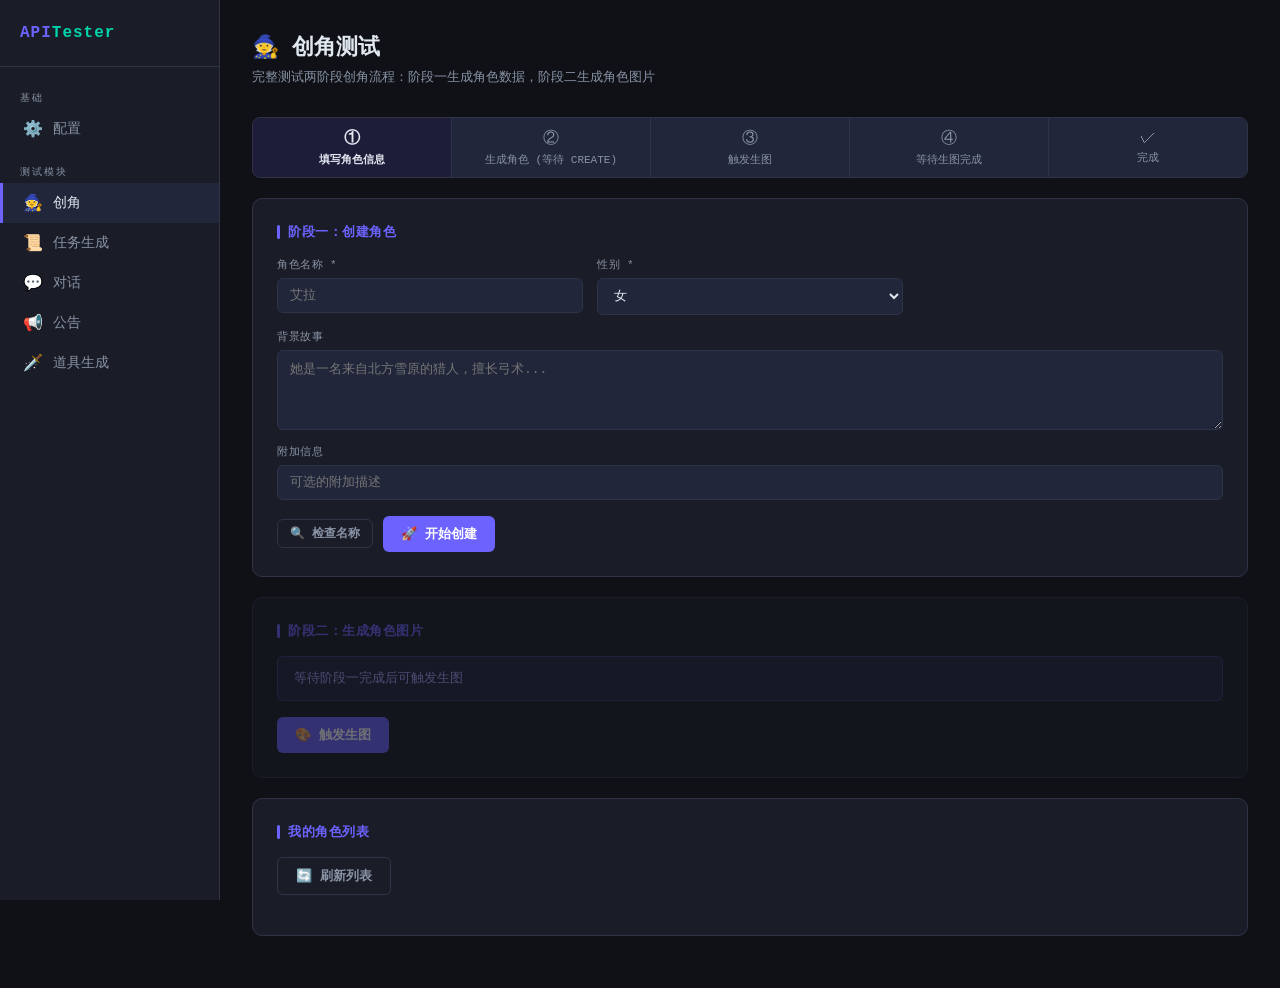
<file: templates/character.html>
<!DOCTYPE html>
<html lang="zh-CN">
<head>
  <meta charset="UTF-8">
  <meta name="viewport" content="width=device-width, initial-scale=1.0">
  <title>创角测试 — Backend API Tester</title>
  <link rel="stylesheet" href="/static/style.css">
</head>
<body>
  <nav>
    <div class="nav-logo">API<span>Tester</span></div>
    <div class="nav-section">基础</div>
    <a href="/"><span class="icon">⚙️</span><span>配置</span></a>
    <div class="nav-section">测试模块</div>
    <a href="/character" class="active"><span class="icon">🧙</span><span>创角</span></a>
    <a href="/quest"><span class="icon">📜</span><span>任务生成</span></a>
    <a href="/dialogue"><span class="icon">💬</span><span>对话</span></a>
    <a href="/announcement"><span class="icon">📢</span><span>公告</span></a>
    <a href="/item"><span class="icon">🗡️</span><span>道具生成</span></a>
  </nav>
  <main>
    <div class="page-title">🧙 创角测试</div>
    <div class="page-subtitle">完整测试两阶段创角流程：阶段一生成角色数据，阶段二生成角色图片</div>

    <!-- 流程步骤 -->
    <div class="steps" id="steps">
      <div class="step active" id="step1"><span class="step-num">①</span>填写角色信息</div>
      <div class="step" id="step2"><span class="step-num">②</span>生成角色 (等待 CREATE)</div>
      <div class="step" id="step3"><span class="step-num">③</span>触发生图</div>
      <div class="step" id="step4"><span class="step-num">④</span>等待生图完成</div>
      <div class="step" id="step5"><span class="step-num">✓</span>完成</div>
    </div>

    <!-- 阶段一：创建 -->
    <div class="card" id="card-create">
      <div class="card-title">阶段一：创建角色</div>
      <div class="form-grid">
        <div class="form-group">
          <label>角色名称 *</label>
          <input type="text" id="char-name" placeholder="艾拉">
        </div>
        <div class="form-group">
          <label>性别 *</label>
          <select id="char-gender">
            <option value="female">女</option>
            <option value="male">男</option>
          </select>
        </div>
        <div class="form-group full">
          <label>背景故事</label>
          <textarea id="char-bg" placeholder="她是一名来自北方雪原的猎人，擅长弓术..."></textarea>
        </div>
        <div class="form-group full">
          <label>附加信息</label>
          <input type="text" id="char-info" placeholder="可选的附加描述">
        </div>
      </div>
      <div class="btn-row">
        <button class="btn btn-ghost btn-sm" onclick="checkName()">🔍 检查名称</button>
        <button class="btn btn-primary" id="btn-create" onclick="createCharacter()">🚀 开始创建</button>
        <span id="create-spinner" style="display:none"><span class="spinner"></span> 处理中...</span>
      </div>
      <div id="create-result"></div>
    </div>

    <!-- 阶段二：生图 -->
    <div class="card" id="card-gen" style="opacity:.4;pointer-events:none">
      <div class="card-title">阶段二：生成角色图片</div>
      <div class="alert alert-info" id="gen-guide">等待阶段一完成后可触发生图</div>
      <div id="char-preview"></div>
      <div class="btn-row">
        <button class="btn btn-primary" id="btn-gen" onclick="generateImage()">🎨 触发生图</button>
        <span id="gen-spinner" style="display:none"><span class="spinner"></span> 生图中（约2分钟）...</span>
      </div>
      <div id="gen-result"></div>
    </div>

    <!-- 角色列表 -->
    <div class="card">
      <div class="card-title">我的角色列表</div>
      <div class="btn-row">
        <button class="btn btn-ghost" onclick="loadCharList()">🔄 刷新列表</button>
      </div>
      <div id="char-list" class="mt-16"></div>
    </div>
  </main>

  <script>
    let currentCharId = null;

    function setStep(n) {
      for (let i = 1; i <= 5; i++) {
        const el = document.getElementById('step' + i);
        el.className = 'step' + (i < n ? ' done' : i === n ? ' active' : '');
      }
    }

    function showResult(id, ok, data) {
      const el = document.getElementById(id);
      if (ok) {
        el.innerHTML = `<div class="alert alert-success mt-8">✅ 成功</div><div class="response-box"><pre class="json-view">${JSON.stringify(data, null, 2)}</pre></div>`;
      } else {
        el.innerHTML = `<div class="alert alert-error mt-8">❌ 失败</div><div class="response-box"><pre class="json-view">${JSON.stringify(data, null, 2)}</pre></div>`;
      }
    }

    async function checkName() {
      const name = document.getElementById('char-name').value;
      if (!name) return alert('请先输入角色名称');
      const fd = new FormData(); fd.append('name', name);
      const res = await fetch('/api/character/check-name', { method: 'POST', body: fd });
      const data = await res.json();
      showResult('create-result', res.ok && data.check_result, data);
    }

    async function createCharacter() {
      const name = document.getElementById('char-name').value;
      if (!name) return alert('角色名称不能为空');
      document.getElementById('btn-create').disabled = true;
      document.getElementById('create-spinner').style.display = 'inline';
      setStep(2);

      const fd = new FormData();
      fd.append('name', name);
      fd.append('gender', document.getElementById('char-gender').value);
      const bg = document.getElementById('char-bg').value;
      if (bg) fd.append('backgroundstory', bg);
      const info = document.getElementById('char-info').value;
      if (info) fd.append('information', info);

      const res = await fetch('/api/character/create', { method: 'POST', body: fd });
      const data = await res.json();
      document.getElementById('create-spinner').style.display = 'none';

      if (!res.ok || !data.character_id) {
        showResult('create-result', false, data);
        document.getElementById('btn-create').disabled = false;
        setStep(1);
        return;
      }
      currentCharId = data.character_id;
      showResult('create-result', true, data);

      // Poll for CREATE stage
      showResult('create-result', true, { ...data, _status: '轮询中，等待 stage=CREATE...' });
      setStep(2);
      await pollCharacter('CREATE');
    }

    async function pollCharacter(expectStage) {
      if (!currentCharId) return;
      const res = await fetch(`/api/character/poll?character_id=${currentCharId}&expect_stage=${expectStage}`);
      const data = await res.json();

      if (!res.ok) {
        showResult('create-result', false, data);
        document.getElementById('btn-create').disabled = false;
        return;
      }

      if (expectStage === 'CREATE') {
        showResult('create-result', true, data);
        setStep(3);
        // Enable stage 2
        document.getElementById('card-gen').style.opacity = '1';
        document.getElementById('card-gen').style.pointerEvents = 'auto';
        document.getElementById('gen-guide').innerHTML = `✅ 角色 <code>${currentCharId}</code> 已创建完成，点击下方按钮触发生图`;
        renderCharPreview(data, false);
      } else if (expectStage === 'GEN') {
        showResult('gen-result', true, data);
        setStep(5);
        renderCharPreview(data, true);
        document.getElementById('gen-spinner').style.display = 'none';
      }
    }

    function renderCharPreview(data, showImg) {
      const el = document.getElementById('char-preview');
      const imgUrl = data.image_url || data.icon_url || (data.assets && data.assets[0]) || '';
      el.innerHTML = `
        <div class="char-card">
          ${imgUrl && showImg ? `<img src="${imgUrl}" alt="角色图片" onerror="this.style.display='none'">` : '<div style="width:80px;height:80px;background:var(--surface2);border-radius:8px;display:flex;align-items:center;justify-content:center;font-size:32px">🧙</div>'}
          <div class="char-info">
            <div class="char-name">${data.name || data.character_name || '未知'}</div>
            <div class="char-stage mt-8"><span class="badge ${data.stage === 'GEN' ? 'badge-green' : 'badge-orange'}">Stage: ${data.stage || '?'}</span></div>
            <div class="char-attrs mt-8">
              ${data.gender ? `<span class="char-attr">性别: ${data.gender}</span>` : ''}
              ${data.character_id ? `<span class="char-attr">ID: ${data.character_id}</span>` : ''}
            </div>
          </div>
        </div>`;
    }

    async function generateImage() {
      if (!currentCharId) return alert('请先完成阶段一');
      document.getElementById('btn-gen').disabled = true;
      document.getElementById('gen-spinner').style.display = 'inline';
      setStep(4);

      const fd = new FormData();
      fd.append('character_id', currentCharId);
      const res = await fetch('/api/character/generate', { method: 'POST', body: fd });
      const data = await res.json();

      if (!res.ok) {
        showResult('gen-result', false, data);
        document.getElementById('btn-gen').disabled = false;
        document.getElementById('gen-spinner').style.display = 'none';
        return;
      }
      showResult('gen-result', true, { ...data, _status: '轮询中，等待 stage=GEN...' });
      await pollCharacter('GEN');
    }

    async function loadCharList() {
      const res = await fetch('/api/character/list');
      const data = await res.json();
      const el = document.getElementById('char-list');
      if (!res.ok) {
        el.innerHTML = `<div class="alert alert-error">${data.error || JSON.stringify(data)}</div>`;
        return;
      }
      const chars = Array.isArray(data) ? data : (data.data || data.characters || []);
      if (!chars.length) {
        el.innerHTML = `<div class="text-muted text-sm">暂无角色</div>`;
        return;
      }
      el.innerHTML = chars.map(c => `
        <div class="char-card" style="cursor:pointer" onclick="selectChar('${c.character_id || c.id}')">
          ${c.image_url ? `<img src="${c.image_url}" alt="" onerror="this.style.display='none'">` : '<div style="width:80px;height:80px;background:var(--surface2);border-radius:8px;display:flex;align-items:center;justify-content:center;font-size:28px">🧙</div>'}
          <div class="char-info">
            <div class="char-name">${c.name || c.character_name || '未命名'}</div>
            <div class="char-stage mt-8"><span class="badge ${c.stage === 'GEN' ? 'badge-green' : 'badge-orange'}">Stage: ${c.stage || '?'}</span></div>
            <div class="text-sm text-muted mt-8">${c.character_id || c.id || ''}</div>
          </div>
        </div>`).join('');
    }

    function selectChar(id) {
      currentCharId = id;
      document.getElementById('card-gen').style.opacity = '1';
      document.getElementById('card-gen').style.pointerEvents = 'auto';
      document.getElementById('gen-guide').innerHTML = `已选择角色 <code>${id}</code>，可直接触发生图或查询`;
    }
  </script>
</body>
</html>
</file>
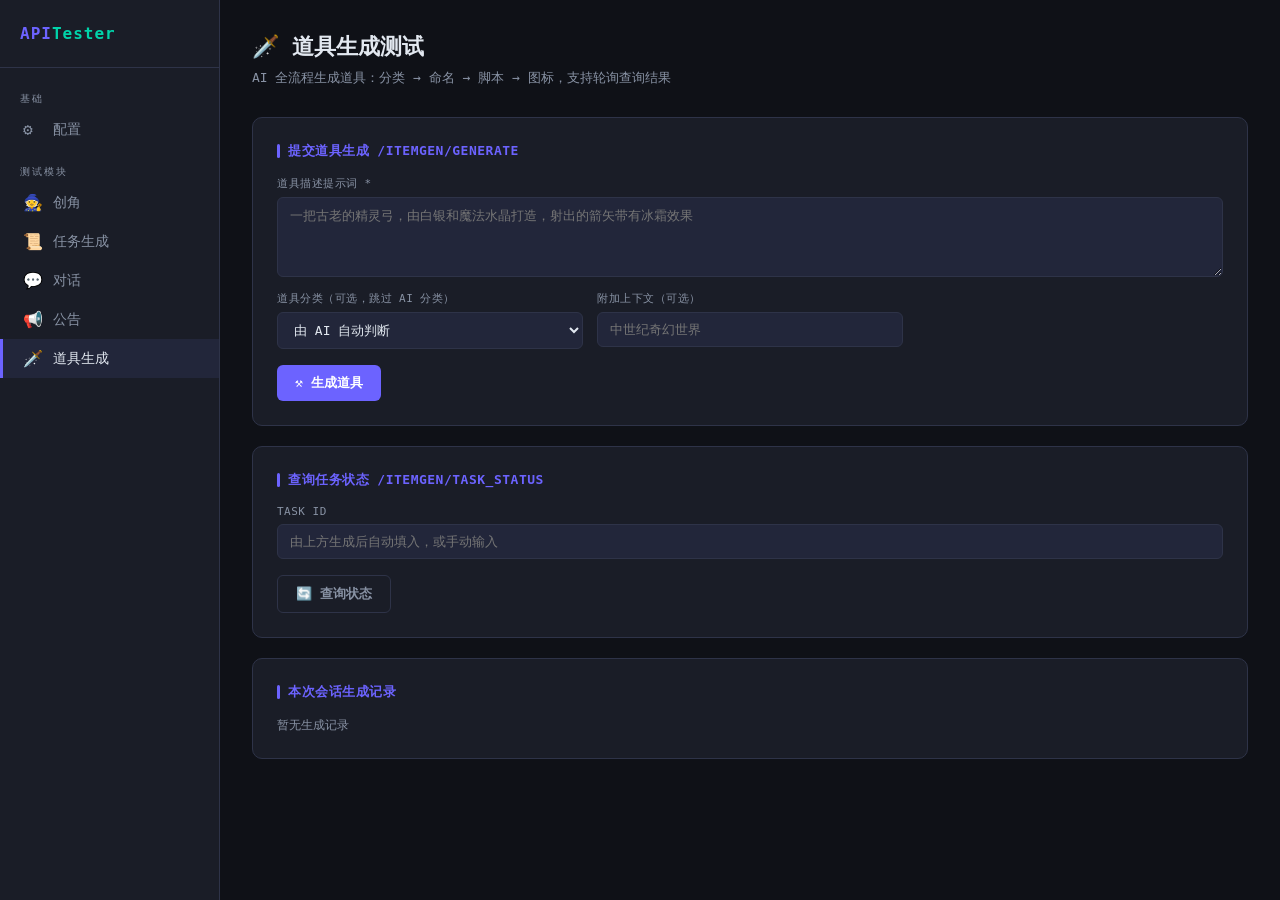
<file: templates/item.html>
<!DOCTYPE html>
<html lang="zh-CN">
<head>
  <meta charset="UTF-8">
  <meta name="viewport" content="width=device-width, initial-scale=1.0">
  <title>道具生成 — Backend API Tester</title>
  <link rel="stylesheet" href="/static/style.css">
</head>
<body>
  <nav>
    <div class="nav-logo">API<span>Tester</span></div>
    <div class="nav-section">基础</div>
    <a href="/"><span class="icon">⚙️</span><span>配置</span></a>
    <div class="nav-section">测试模块</div>
    <a href="/character"><span class="icon">🧙</span><span>创角</span></a>
    <a href="/quest"><span class="icon">📜</span><span>任务生成</span></a>
    <a href="/dialogue"><span class="icon">💬</span><span>对话</span></a>
    <a href="/announcement"><span class="icon">📢</span><span>公告</span></a>
    <a href="/item" class="active"><span class="icon">🗡️</span><span>道具生成</span></a>
  </nav>
  <main>
    <div class="page-title">🗡️ 道具生成测试</div>
    <div class="page-subtitle">AI 全流程生成道具：分类 → 命名 → 脚本 → 图标，支持轮询查询结果</div>

    <div class="card">
      <div class="card-title">提交道具生成 /itemGen/generate</div>
      <div class="form-grid">
        <div class="form-group full">
          <label>道具描述提示词 *</label>
          <textarea id="item-prompt" placeholder="一把古老的精灵弓，由白银和魔法水晶打造，射出的箭矢带有冰霜效果"></textarea>
        </div>
        <div class="form-group">
          <label>道具分类（可选，跳过 AI 分类）</label>
          <select id="item-sort">
            <option value="">由 AI 自动判断</option>
            <option value="武器">武器</option>
            <option value="装备">装备</option>
            <option value="食物">食物</option>
            <option value="材料">材料</option>
            <option value="任务道具">任务道具</option>
            <option value="消耗品">消耗品</option>
          </select>
        </div>
        <div class="form-group">
          <label>附加上下文（可选）</label>
          <input type="text" id="item-context" placeholder="中世纪奇幻世界">
        </div>
      </div>
      <div class="btn-row">
        <button class="btn btn-primary" id="btn-item-gen" onclick="generateItem()">⚒️ 生成道具</button>
        <span id="item-spinner" style="display:none"><span class="spinner"></span> 生成中（约30秒）...</span>
      </div>
      <div id="gen-submit-result"></div>
    </div>

    <!-- 查询任务状态 -->
    <div class="card">
      <div class="card-title">查询任务状态 /itemGen/task_status</div>
      <div class="form-grid">
        <div class="form-group full">
          <label>Task ID</label>
          <input type="text" id="item-task-id" placeholder="由上方生成后自动填入，或手动输入">
        </div>
      </div>
      <div class="btn-row">
        <button class="btn btn-ghost" onclick="pollItemManual()">🔄 查询状态</button>
      </div>
      <div id="item-status-result"></div>
    </div>

    <!-- 生成结果展示 -->
    <div class="card" id="item-result-card" style="display:none">
      <div class="card-title">道具结果</div>
      <div id="item-display"></div>
    </div>

    <!-- 历史记录（本次会话） -->
    <div class="card">
      <div class="card-title">本次会话生成记录</div>
      <div id="item-history" class="item-grid">
        <div class="text-muted text-sm">暂无生成记录</div>
      </div>
    </div>
  </main>

  <script>
    const sessionItems = [];
    let autoPolling = false;

    async function generateItem() {
      const prompt = document.getElementById('item-prompt').value.trim();
      if (!prompt) return alert('道具描述不能为空');

      document.getElementById('btn-item-gen').disabled = true;
      document.getElementById('item-spinner').style.display = 'inline';

      const fd = new FormData();
      fd.append('item_prompt', prompt);
      const sort = document.getElementById('item-sort').value;
      if (sort) fd.append('item_sort', sort);
      const ctx = document.getElementById('item-context').value;
      if (ctx) fd.append('context', ctx);

      const res = await fetch('/api/item/generate', { method: 'POST', body: fd });
      const data = await res.json();

      document.getElementById('btn-item-gen').disabled = false;

      if (!res.ok) {
        document.getElementById('item-spinner').style.display = 'none';
        document.getElementById('gen-submit-result').innerHTML =
          `<div class="alert alert-error mt-8">❌ ${data.error || JSON.stringify(data)}</div>`;
        return;
      }

      const taskId = data.task_id || data.id;
      document.getElementById('item-task-id').value = taskId || '';
      document.getElementById('gen-submit-result').innerHTML =
        `<div class="alert alert-info mt-8">✅ 已提交，Task ID: <code>${taskId}</code></div>`;

      if (taskId) {
        await autoPollItem(taskId);
      }
    }

    async function autoPollItem(taskId) {
      const maxTries = 30;
      for (let i = 0; i < maxTries; i++) {
        await new Promise(r => setTimeout(r, 3000));
        const res = await fetch(`/api/item/status?task_id=${encodeURIComponent(taskId)}`);
        const data = await res.json();
        if (data.status === 'complete' || data.status === 'completed') {
          document.getElementById('item-spinner').style.display = 'none';
          renderItemResult(data);
          return;
        }
        if (data.status === 'failed') {
          document.getElementById('item-spinner').style.display = 'none';
          document.getElementById('gen-submit-result').innerHTML +=
            `<div class="alert alert-error mt-8">❌ 生成失败: ${data.error || ''}</div>`;
          return;
        }
        document.getElementById('gen-submit-result').innerHTML =
          `<div class="alert alert-warning mt-8">⏳ 状态: ${data.status}（第 ${i+1} 次查询）</div>`;
      }
      document.getElementById('item-spinner').style.display = 'none';
      document.getElementById('gen-submit-result').innerHTML +=
        `<div class="alert alert-warning mt-8">⚠️ 超时，请手动查询任务状态</div>`;
    }

    async function pollItemManual() {
      const taskId = document.getElementById('item-task-id').value.trim();
      if (!taskId) return alert('请填写 task_id');
      const res = await fetch(`/api/item/status?task_id=${encodeURIComponent(taskId)}`);
      const data = await res.json();
      document.getElementById('item-status-result').innerHTML =
        `<div class="response-box mt-8"><pre class="json-view">${JSON.stringify(data, null, 2)}</pre></div>`;
      if (data.status === 'complete' || data.status === 'completed') {
        renderItemResult(data);
      }
    }

    function renderItemResult(data) {
      const item = data.result || data.item_data || {};
      document.getElementById('item-result-card').style.display = 'block';
      const iconHtml = item.icon
        ? `<img src="${item.icon}" class="img-preview" alt="道具图标" onerror="this.style.display='none'">`
        : '<div style="width:80px;height:80px;background:var(--surface2);border-radius:8px;display:flex;align-items:center;justify-content:center;font-size:36px">🗡️</div>';
      document.getElementById('item-display').innerHTML = `
        <div style="display:flex;gap:20px;align-items:flex-start;flex-wrap:wrap">
          ${iconHtml}
          <div style="flex:1;min-width:200px">
            <div style="font-size:18px;font-weight:700;margin-bottom:8px">${item.name || '未知道具'}</div>
            <div style="display:flex;gap:8px;flex-wrap:wrap;margin-bottom:10px">
              ${item.item_sort ? `<span class="badge badge-blue">${item.item_sort}</span>` : ''}
              ${item.item_type ? `<span class="badge badge-cyan">${item.item_type}</span>` : ''}
              <span class="badge badge-green">生成完成</span>
            </div>
            ${item.desc ? `<div class="text-sm" style="line-height:1.6;color:var(--text2)">${item.desc}</div>` : ''}
          </div>
        </div>
        ${item.script ? `<div class="mt-16"><div class="response-label">技能脚本</div><div class="response-box"><pre class="json-view">${item.script}</pre></div></div>` : ''}
        <div class="response-box mt-16"><pre class="json-view">${JSON.stringify(data, null, 2)}</pre></div>`;

      // Add to session history
      sessionItems.unshift({ ...item, task_id: data.task_id });
      renderHistory();
      document.getElementById('item-result-card').scrollIntoView({ behavior: 'smooth' });
    }

    function renderHistory() {
      const el = document.getElementById('item-history');
      if (!sessionItems.length) return;
      el.innerHTML = sessionItems.map(item => `
        <div class="item-card" onclick="document.getElementById('item-task-id').value='${item.task_id||''}';pollItemManual()">
          ${item.icon ? `<img src="${item.icon}" onerror="this.style.display='none'" alt="">` : '<div style="font-size:32px">🗡️</div>'}
          <div class="item-name">${item.name || '未命名'}</div>
          <div class="item-type">${[item.item_sort, item.item_type].filter(Boolean).join(' · ')}</div>
        </div>`).join('');
    }
  </script>
</body>
</html>
</file>
<file: static/style.css>
*, *::before, *::after { box-sizing: border-box; margin: 0; padding: 0; }
:root {
  --bg: #0f1117;
  --surface: #1a1d27;
  --surface2: #22263a;
  --border: #2e3348;
  --accent: #6c63ff;
  --accent2: #00d4aa;
  --text: #e2e8f0;
  --text2: #8892a4;
  --danger: #f56565;
  --success: #48bb78;
  --warning: #f6ad55;
  --radius: 10px;
  --font: 'SF Mono', 'Fira Code', 'Consolas', monospace;
}
body { background: var(--bg); color: var(--text); font-family: var(--font); font-size: 14px; display: flex; min-height: 100vh; }

/* Sidebar */
nav { width: 220px; min-height: 100vh; background: var(--surface); border-right: 1px solid var(--border); display: flex; flex-direction: column; padding: 24px 0; position: sticky; top: 0; height: 100vh; overflow-y: auto; }
.nav-logo { padding: 0 20px 24px; font-size: 16px; font-weight: 700; color: var(--accent); letter-spacing: 1px; border-bottom: 1px solid var(--border); margin-bottom: 8px; }
.nav-logo span { color: var(--accent2); }
.nav-section { padding: 16px 20px 4px; font-size: 10px; letter-spacing: 2px; color: var(--text2); text-transform: uppercase; }
nav a { display: flex; align-items: center; gap: 10px; padding: 10px 20px; color: var(--text2); text-decoration: none; transition: all .2s; border-left: 3px solid transparent; }
nav a:hover, nav a.active { color: var(--text); background: var(--surface2); border-left-color: var(--accent); }
nav a .icon { font-size: 16px; min-width: 20px; }

/* Main */
main { flex: 1; padding: 32px; overflow-y: auto; max-width: 1100px; }
.page-title { font-size: 22px; font-weight: 700; margin-bottom: 6px; color: var(--text); }
.page-subtitle { color: var(--text2); margin-bottom: 28px; font-size: 13px; line-height: 1.6; }

/* Cards */
.card { background: var(--surface); border: 1px solid var(--border); border-radius: var(--radius); padding: 24px; margin-bottom: 20px; }
.card-title { font-size: 13px; font-weight: 600; color: var(--accent); margin-bottom: 16px; display: flex; align-items: center; gap: 8px; text-transform: uppercase; letter-spacing: .5px; }
.card-title::before { content: ''; width: 3px; height: 14px; background: var(--accent); border-radius: 2px; flex-shrink: 0; }

/* Forms */
.form-grid { display: grid; grid-template-columns: repeat(auto-fill, minmax(240px, 1fr)); gap: 14px; }
.form-group { display: flex; flex-direction: column; gap: 6px; }
.form-group.full { grid-column: 1 / -1; }
label { font-size: 11px; color: var(--text2); letter-spacing: .5px; text-transform: uppercase; }
input, textarea, select {
  background: var(--surface2); border: 1px solid var(--border); border-radius: 6px;
  color: var(--text); padding: 9px 12px; font-family: var(--font); font-size: 13px;
  outline: none; transition: border .2s; width: 100%;
}
input:focus, textarea:focus, select:focus { border-color: var(--accent); }
textarea { resize: vertical; min-height: 80px; }
select option { background: var(--surface2); }

/* Buttons */
.btn { display: inline-flex; align-items: center; gap: 8px; padding: 9px 18px; border-radius: 6px; border: none; font-family: var(--font); font-size: 13px; cursor: pointer; transition: all .2s; font-weight: 600; white-space: nowrap; }
.btn-primary { background: var(--accent); color: #fff; }
.btn-primary:hover { background: #5a52e0; transform: translateY(-1px); }
.btn-success { background: var(--success); color: #000; }
.btn-success:hover { filter: brightness(1.1); transform: translateY(-1px); }
.btn-danger { background: var(--danger); color: #fff; }
.btn-danger:hover { filter: brightness(1.1); }
.btn-ghost { background: transparent; color: var(--text2); border: 1px solid var(--border); }
.btn-ghost:hover { border-color: var(--accent); color: var(--text); }
.btn-sm { padding: 5px 12px; font-size: 12px; }
.btn:disabled { opacity: .45; cursor: not-allowed; transform: none !important; }
.btn-row { display: flex; gap: 10px; flex-wrap: wrap; margin-top: 16px; align-items: center; }

/* Response area */
.response-box { background: #0a0c14; border: 1px solid var(--border); border-radius: 6px; padding: 16px; margin-top: 16px; }
.response-box pre { white-space: pre-wrap; word-break: break-all; font-size: 12px; line-height: 1.7; color: #a8d8a8; }
.response-label { font-size: 11px; color: var(--text2); margin-bottom: 8px; text-transform: uppercase; letter-spacing: .5px; }

/* Badge */
.badge { display: inline-block; padding: 2px 8px; border-radius: 99px; font-size: 11px; font-weight: 600; }
.badge-blue { background: rgba(108,99,255,.2); color: var(--accent); }
.badge-green { background: rgba(72,187,120,.2); color: var(--success); }
.badge-orange { background: rgba(246,173,85,.2); color: var(--warning); }
.badge-red { background: rgba(245,101,101,.2); color: var(--danger); }
.badge-cyan { background: rgba(0,212,170,.15); color: var(--accent2); }

/* Loading */
.spinner { display: inline-block; width: 14px; height: 14px; border: 2px solid var(--border); border-top-color: var(--accent); border-radius: 50%; animation: spin .6s linear infinite; vertical-align: middle; }
@keyframes spin { to { transform: rotate(360deg); } }

/* Steps */
.steps { display: flex; margin-bottom: 20px; border-radius: 8px; overflow: hidden; border: 1px solid var(--border); }
.step { flex: 1; padding: 10px 8px; background: var(--surface2); text-align: center; font-size: 11px; color: var(--text2); border-right: 1px solid var(--border); transition: all .3s; }
.step:last-child { border-right: none; }
.step.active { background: rgba(108,99,255,.15); color: var(--text); font-weight: 600; }
.step.done { background: rgba(72,187,120,.1); color: var(--success); }
.step-num { font-size: 16px; display: block; margin-bottom: 3px; }

/* Chat */
.chat-window { background: #0a0c14; border: 1px solid var(--border); border-radius: 6px; padding: 16px; min-height: 200px; max-height: 420px; overflow-y: auto; display: flex; flex-direction: column; gap: 14px; }
.msg { display: flex; gap: 10px; max-width: 100%; }
.msg.msg-user { flex-direction: row-reverse; }
.msg-bubble { padding: 10px 14px; border-radius: 10px; max-width: 72%; font-size: 13px; line-height: 1.7; word-break: break-word; }
.msg-user .msg-bubble { background: rgba(108,99,255,.3); border: 1px solid rgba(108,99,255,.4); }
.msg-npc .msg-bubble { background: var(--surface2); border: 1px solid var(--border); }
.msg-meta { font-size: 10px; color: var(--text2); margin-bottom: 4px; }
.msg-user .msg-meta { text-align: right; }

/* Alert */
.alert { padding: 12px 16px; border-radius: 6px; font-size: 13px; margin-bottom: 16px; line-height: 1.5; }
.alert-info { background: rgba(108,99,255,.1); border: 1px solid rgba(108,99,255,.3); color: #a5a0ff; }
.alert-success { background: rgba(72,187,120,.1); border: 1px solid rgba(72,187,120,.3); color: var(--success); }
.alert-error { background: rgba(245,101,101,.1); border: 1px solid rgba(245,101,101,.3); color: var(--danger); }
.alert-warning { background: rgba(246,173,85,.1); border: 1px solid rgba(246,173,85,.3); color: var(--warning); }

/* Image preview */
.img-preview { max-width: 180px; max-height: 180px; object-fit: cover; border-radius: 8px; margin-top: 12px; border: 2px solid var(--border); display: block; }

/* Character card */
.char-card { display: flex; gap: 16px; padding: 16px; background: var(--surface2); border-radius: 8px; border: 1px solid var(--border); margin-top: 12px; }
.char-card img { width: 80px; height: 80px; object-fit: cover; border-radius: 8px; border: 2px solid var(--accent); flex-shrink: 0; }
.char-info { flex: 1; }
.char-name { font-size: 15px; font-weight: 700; margin-bottom: 4px; }
.char-stage { margin-bottom: 8px; }
.char-attrs { display: flex; flex-wrap: wrap; gap: 6px; }
.char-attr { font-size: 11px; padding: 2px 8px; background: var(--surface); border: 1px solid var(--border); border-radius: 4px; color: var(--text2); }

/* Options */
.options-list { display: flex; flex-wrap: wrap; gap: 8px; margin-top: 8px; }
.option-btn { padding: 6px 12px; background: rgba(0,212,170,.1); border: 1px solid rgba(0,212,170,.3); border-radius: 6px; color: var(--accent2); font-size: 12px; cursor: pointer; transition: all .2s; font-family: var(--font); }
.option-btn:hover { background: rgba(0,212,170,.2); }

/* Misc */
hr { border: none; border-top: 1px solid var(--border); margin: 20px 0; }
.text-muted { color: var(--text2); }
.text-sm { font-size: 12px; }
.mt-8 { margin-top: 8px; }
.mt-16 { margin-top: 16px; }
.mt-24 { margin-top: 24px; }
code { background: var(--surface2); padding: 2px 6px; border-radius: 4px; font-size: 12px; color: var(--accent2); }
.grid-2 { display: grid; grid-template-columns: 1fr 1fr; gap: 16px; }
.json-view { font-size: 12px; line-height: 1.7; color: #a8d8a8; white-space: pre-wrap; word-break: break-all; }
.item-grid { display: grid; grid-template-columns: repeat(auto-fill, minmax(200px, 1fr)); gap: 12px; margin-top: 12px; }
.item-card { background: var(--surface2); border: 1px solid var(--border); border-radius: 8px; padding: 14px; cursor: pointer; transition: border .2s; }
.item-card:hover { border-color: var(--accent); }
.item-card img { width: 48px; height: 48px; object-fit: contain; margin-bottom: 8px; border-radius: 4px; }
.item-card .item-name { font-size: 13px; font-weight: 600; margin-bottom: 4px; }
.item-card .item-type { font-size: 11px; color: var(--text2); }

@media (max-width: 768px) {
  nav { width: 56px; }
  .nav-logo, .nav-section, nav a span:not(.icon) { display: none; }
  nav a { justify-content: center; padding: 12px 0; }
  main { padding: 16px; }
  .grid-2 { grid-template-columns: 1fr; }
}
</file>
